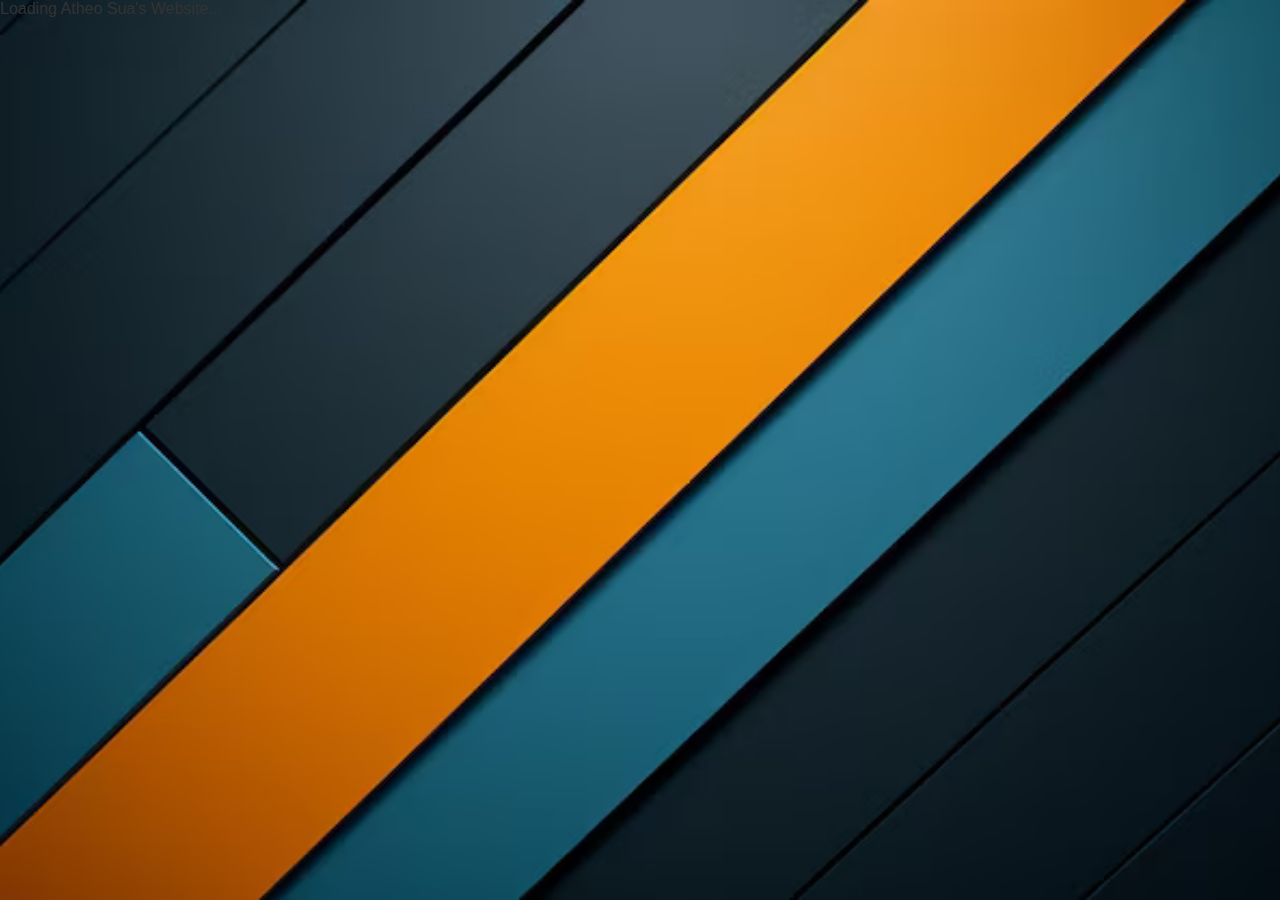
<file: index.html>
<!DOCTYPE html>
<html lang="en">
<head>
  <meta charset="UTF-8">
  <meta name="viewport" content="width=device-width, initial-scale=1.0">
  <title>Atheo Sua - Personal Website & Resume</title>
  <link rel="stylesheet" href="styles.css">
</head>
<body>
  <div id="loader">
  <div class="spinner"></div>
  <p>Loading Atheo Sua's Website...</p>
  </div>
  <div id="main-content" style="display: none;">
  <header>
    <h1>Welcome to My Personal Website</h1>
    <nav>
      <div class ="navigation">
      <a href="index.html">Home</a>
      <a href="About.html">About</a>
      <a href="Contact.html">Contact</a>
      </div>
    </nav>
    <button id="dark-toggle" style="margin-top: 10px; padding: 6px 12px; background-color: #333; color: white; border: none; border-radius: 6px; cursor: pointer;">
      Toggle Dark Mode
    </button>
  </header>

  <div class="description-container">
  <div class="description-heading">
  <h1 class="section-heading">About This Website</h1>
  </div>
  <p>
    This website serves as a digital portfolio and a personal archive of the projects I’ve created during my time as a student at FEU Tech. 
    It contains my works in developing HTML and CSS as a part of the Web Design with Client-Side Scripting course. Here, I showcase 
    not only the technical assesstments I've completed but also the personal design experiments that demonstrate my growth as a web 
    design and cybersecurity student.
  </p>
  <p>
    My goal with this site is to reflect my journey in learning front-end development and back-end development from understanding the 
    foundations of HTML structure to styling responsive and accessible layouts with CSS and later Java interactions. 
    Each project represents a step forward in that learning process, and I'm continuously improving both my coding skills and creative skills.
  </p>
  <p>
    Whether you’re a classmate, instructor, or potential collaborator, I appreciate you exploring the projects below and see how my 
    capabilities have progressed. Thank you for visiting!
  </p>
</div>

  <div class="projects-container">
    <div class="projects-heading">
      <h1>My Projects</h1>
    </div>
    <ul class="project-list">
      <li class="project-item">
      <strong><a href="Webpage 1.html">Project SDGs:</a></strong><br>
      <small>A website with 2 webpages that contains info about the chosen SDG...</small>
      <img src="Preview 1.png" alt="Preview of Project SDGs" class="project-preview">
      </li>
      <li class="project-item">
      <strong><a href="Periodic Table.html">Project Elements:</a></strong><br>
      <small>A webpage of the Periodic Table of Elements...</small>
      <img src="Preview 2.png" alt="Preview of Periodic Table" class="project-preview">
      </li>
      <li class="project-item">
      <strong><a href="Index1.html">Project Registrar:</a></strong><br>
      <small>A webpage that simulates a registration form...</small>
      <img src="Preview 3.png" alt="Preview of Registrar" class="project-preview">
      </li>
      <li class="project-item">
      <strong><a href="Untitled-1.html">Project Grid</a></strong><br>
      <small>A webpage of an SDG that shows the 960 Grid style...</small>
      <img src="Preview 4.png" alt="Preview of Project Grid" class="project-preview">
      </li>
      </ul>
</div>
<footer style="text-align: center; margin-top: 30px; color: white;">
  <p>© 2025 My Website</p>
</footer>
</div>
<script>
  // Define all elements that can have dark mode
  const elementsToToggle = [
    document.body,
    document.querySelector("header"),
    document.querySelector("footer"),
    document.querySelector(".projects-container"),
    document.querySelector(".description-container"),
    document.querySelector(".contact-container"),
    document.querySelector(".resume")
  ];

  // Function to apply/remove dark mode
  function applyDarkMode(isDark) {
    let i = 0;
    while (i < elementsToToggle.length) {
      const el = elementsToToggle[i];
      if (el) {
        if (isDark) {
          el.classList.add("dark-mode");
        } else {
          el.classList.remove("dark-mode");
        }
      }
      i++;
    }
  }

  // Apply dark mode if saved in localStorage
  const isDarkMode = localStorage.getItem("darkMode") === "true";
  applyDarkMode(isDarkMode);

  // Optional: Enable toggle button logic only if it exists
  const toggleButton = document.getElementById("dark-toggle");
  if (toggleButton) {
    toggleButton.addEventListener("click", () => {
      const newMode = !document.body.classList.contains("dark-mode");
      applyDarkMode(newMode);
      localStorage.setItem("darkMode", newMode);
    });
  }
  window.addEventListener("DOMContentLoaded", () => {
  document.querySelector(".description-container").classList.add("fade-slide-up");
  document.querySelector(".projects-container").classList.add("fade-slide-up");
  });
  window.addEventListener("load", function () {
  const loader = document.getElementById("loader");
  const content = document.getElementById("main-content");

  window.addEventListener("load", function () {
  const loader = document.getElementById("loader");
  const content = document.getElementById("main-content");

  loader.style.opacity = 1;

  setTimeout(() => {
    const fadeOut = setInterval(() => {
      if (loader.style.opacity > 0) {
        loader.style.opacity -= 0.05;
      } else {
        clearInterval(fadeOut);
        loader.style.display = "none";
        content.style.display = "block";
       }
      }, 30);
    }, 10000);
   });
</script>

</body>
</html>
</file>
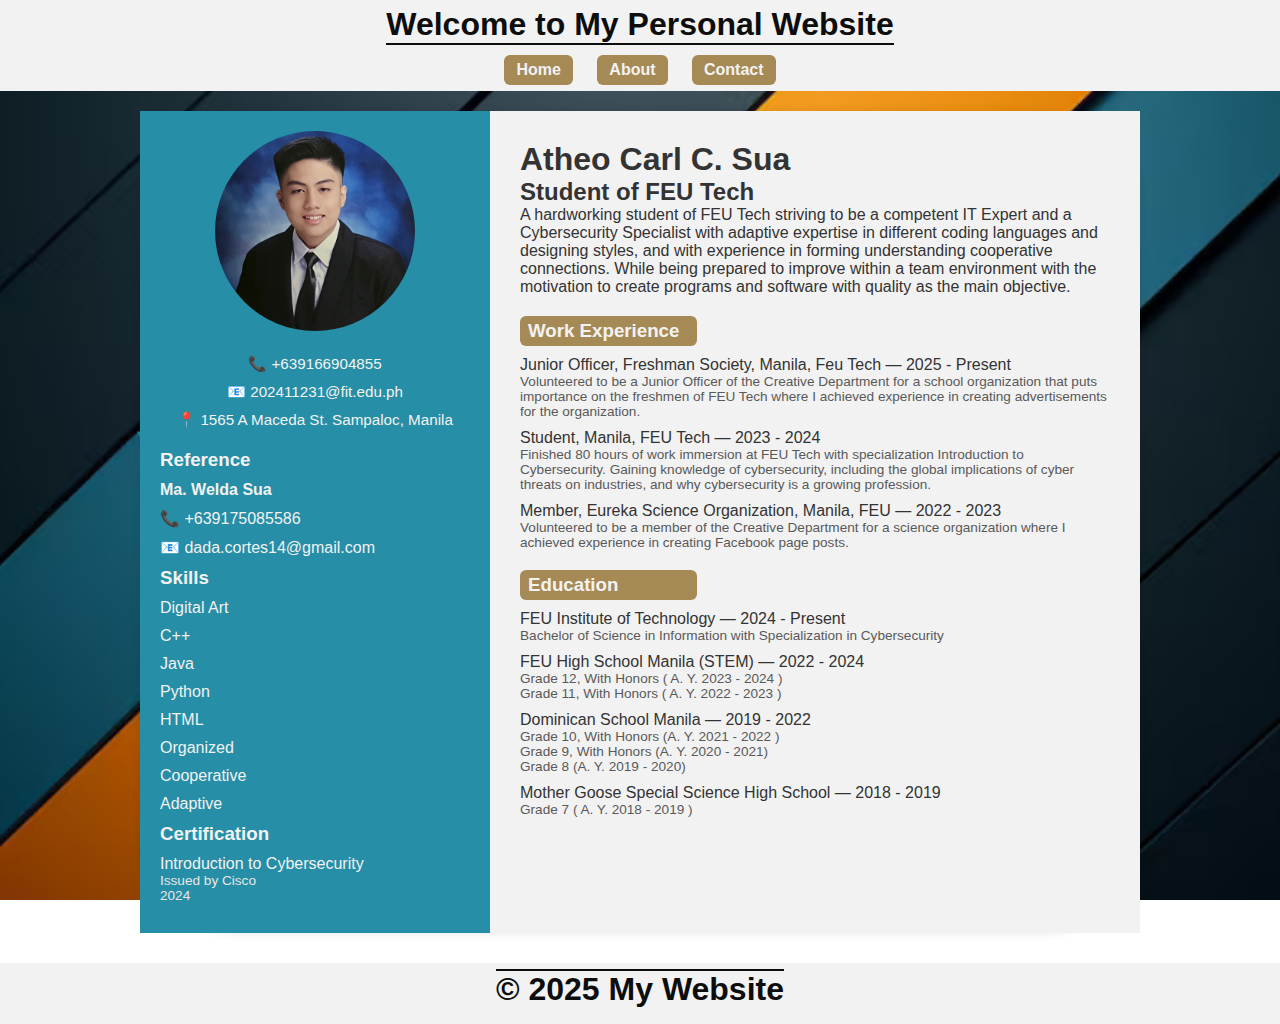
<file: About.html>
<!DOCTYPE html>
<html lang="en">
<head>
  <meta charset="UTF-8">
  <meta name="viewport" content="width=device-width, initial-scale=1.0">
  <title>Atheo Sua - Personal Website & Resume</title>
  <link rel="stylesheet" href="styles.css">
</head>
<body>
  <!-- Website Header -->
  <header>
    <h1>Welcome to My Personal Website</h1>
    <nav>
      <div class ="navigation">
      <a href="index.html">Home</a>
      <a href="About.html">About</a>
      <a href="Contact.html">Contact</a>
      </div>
    </nav>
  </header>
  
  <div class="resume">
    <div class="left-column">
      <img src="Profile.jpg" alt="Atheo Sua" class="profile-pic">
      <div class="contact-info">
        <p>📞 +639166904855</p>
        <p>📧 202411231@fit.edu.ph</p>
        <p>📍 1565 A Maceda St. Sampaloc, Manila</p>
      </div>
      <div class="section">
        <h3>Reference</h3>
        <p><strong>Ma. Welda Sua</strong></p>
        <p>📞 +639175085586</p>
        <p>📧 dada.cortes14@gmail.com</p>

        <h3>Skills</h3>
        <ul>
          <li>Digital Art</li>
          <li>C++</li>
          <li>Java</li>
          <li>Python</li>
          <li>HTML</li>
          <li>Organized</li>
          <li>Cooperative</li>
          <li>Adaptive</li>
        </ul>

        <h3>Certification</h3>
        <p>Introduction to Cybersecurity<br><small>Issued by Cisco<br>2024</small></p>
      </div>
    </div>

    <div class="right-column">
      <h1>Atheo Carl C. Sua</h1>
      <h2>Student of FEU Tech</h2>
      <p class="intro">
        A hardworking student of FEU Tech striving to be a competent IT Expert and a Cybersecurity Specialist with adaptive expertise in different coding languages
        and designing styles, and with experience in forming understanding cooperative connections. While being prepared to improve within a team environment with the motivation
        to create programs and software with quality as the main objective.
      </p>

      <div class="section2">
        <h3>Work Experience</h3>
        <ul>
          <li>Junior Officer, Freshman Society, Manila, Feu Tech — 2025 - Present<br>
            <small>Volunteered to be a Junior Officer of the Creative Department for a school organization
            that puts importance on the freshmen of FEU Tech where I achieved experience in creating advertisements for the organization.</small></li>
          <li>Student, Manila, FEU Tech — 2023 - 2024<br>
            <small>Finished 80 hours of work immersion at FEU Tech with specialization Introduction to Cybersecurity. Gaining knowledge of cybersecurity, including the global
            implications of cyber threats on industries, and why cybersecurity is a growing profession.</small></li>
          <li>Member, Eureka Science Organization, Manila, FEU — 2022 - 2023<br>
            <small>Volunteered to be a member of the Creative Department for a science organization where I
            achieved experience in creating Facebook page posts.</small></li>
        </ul>
      </div>

      <div class="section2">
        <h3>Education</h3>
        <p>FEU Institute of Technology — 2024 - Present<br>
          <small>Bachelor of Science in Information with Specialization in Cybersecurity</small></p>
        <p>FEU High School Manila (STEM) — 2022 - 2024<br>
          <small>Grade 12, With Honors ( A. Y. 2023 - 2024 )<br>
          Grade 11, With Honors ( A. Y. 2022 - 2023 )</small></p>
        <p>Dominican School Manila — 2019 - 2022<br>
          <small>Grade 10, With Honors (A. Y. 2021 - 2022 )<br>
          Grade 9, With Honors (A. Y. 2020 - 2021)<br>
          Grade 8 (A. Y. 2019 - 2020)</small></p>
        <p>Mother Goose Special Science High School — 2018 - 2019<br>
          <small>Grade 7 ( A. Y. 2018 - 2019 )</small></p>
      </div>
    </div>
  </div>
  <footer style="text-align: center; margin-top: 30px; color: white;">
    <p>© 2025 My Website</p>
  </footer>
<script src="about.js"></script>
</body>
</html>
</file>
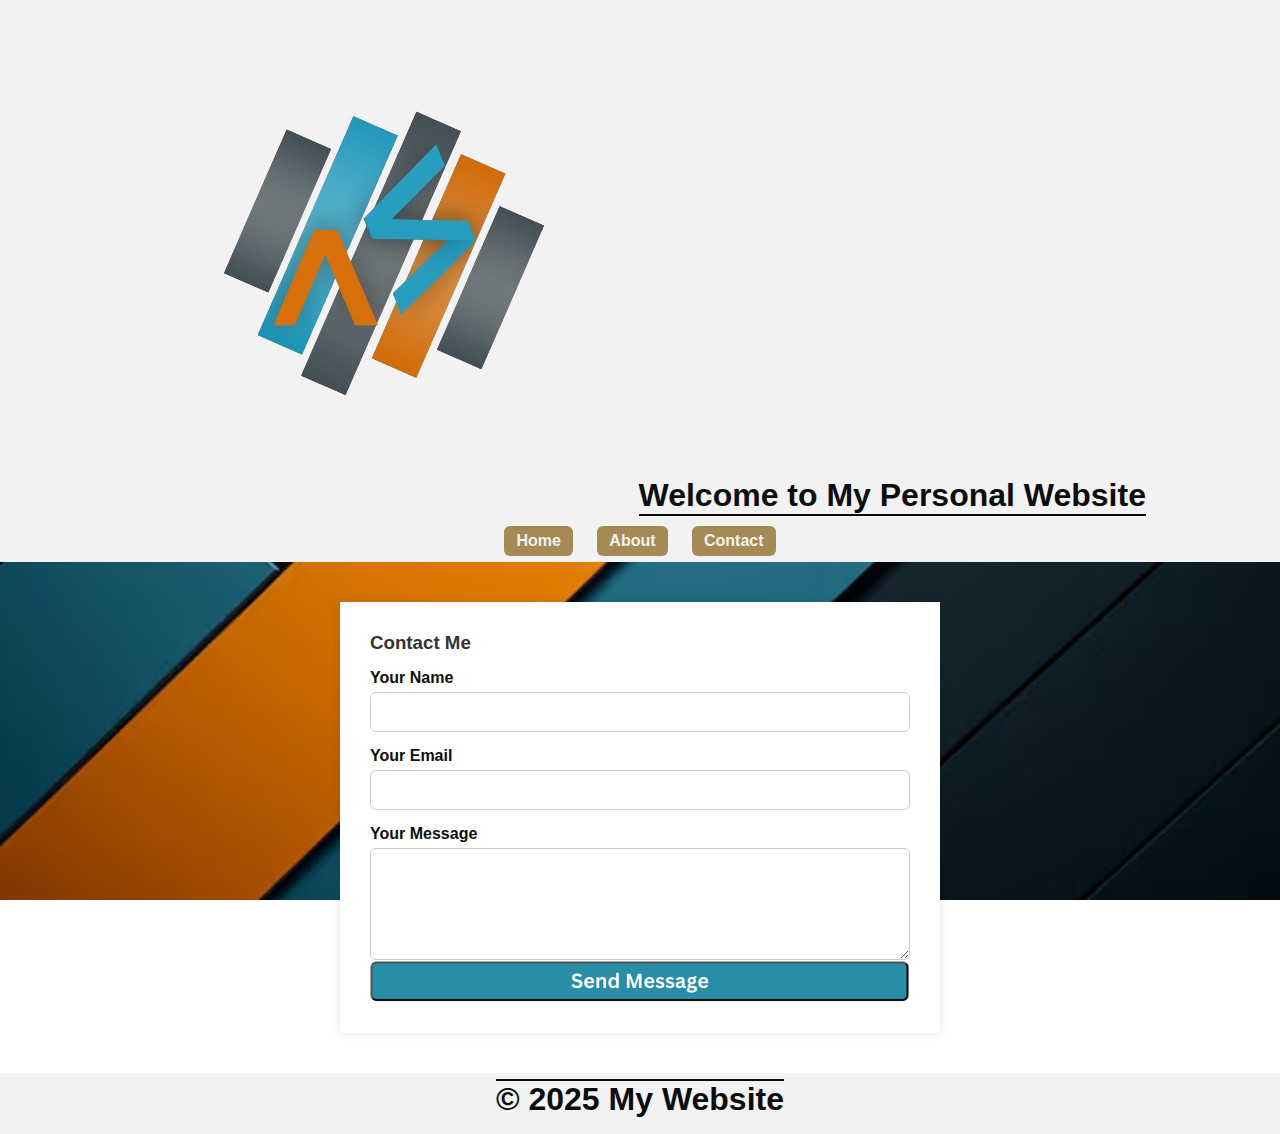
<file: Contact.html>
<!DOCTYPE html>
<html lang="en">
<head>
    <meta charset="UTF-8">
    <meta name="viewport" content="width=device-width, initial-scale=1.5">
    <title>Contact Me</title>
    <link rel="stylesheet" href="styles.css">
</head>
<body>
<header>
    <div class="logo-heading">
      <img src="Logo bgr.png" alt="Atheo Sua Logo" class="inline-logo">
      <h1>Welcome to My Personal Website</h1>
    </div>
        <nav>
        <div class ="navigation">
            <a href="index.html">Home</a>
            <a href="About.html">About</a>
            <a href="Contact.html">Contact</a>
        </div>
        </nav>
    </header>
    <div class="contact-container">
        <h3 class="section-heading">Contact Me</h3>
            <form id="contact-form">
            <label for="name">Your Name</label>
            <input type="text" id="name" name="name">
            <label for="email">Your Email</label>
            <input type="email" id="email" name="email">
            <label for="message">Your Message</label>
            <textarea id="message" name="message" rows="6"></textarea>
            <button type="submit" class="image-button" id="sendBtn">
              <img src="send-icon.png" alt="Send">
            </button>
            <video id="sendAnimation" width="300" autoplay muted style="display: none;">
              <source src="send-animation.mp4" type="video/mp4">
              Your browser does not support the video tag.
            </video>
        <div id="successful-popup" class="hidden-popup">
                Message has been sent!✅<br>
            <small>This will disappear shortly</small>
        </div>
        </form>
    </div>
    <footer style="text-align: center; margin-top: 30px; color: white;">
        <p>© 2025 My Website</p>
    </footer>
    <script src="contact.js"></script>
</body>
</html>
</file>
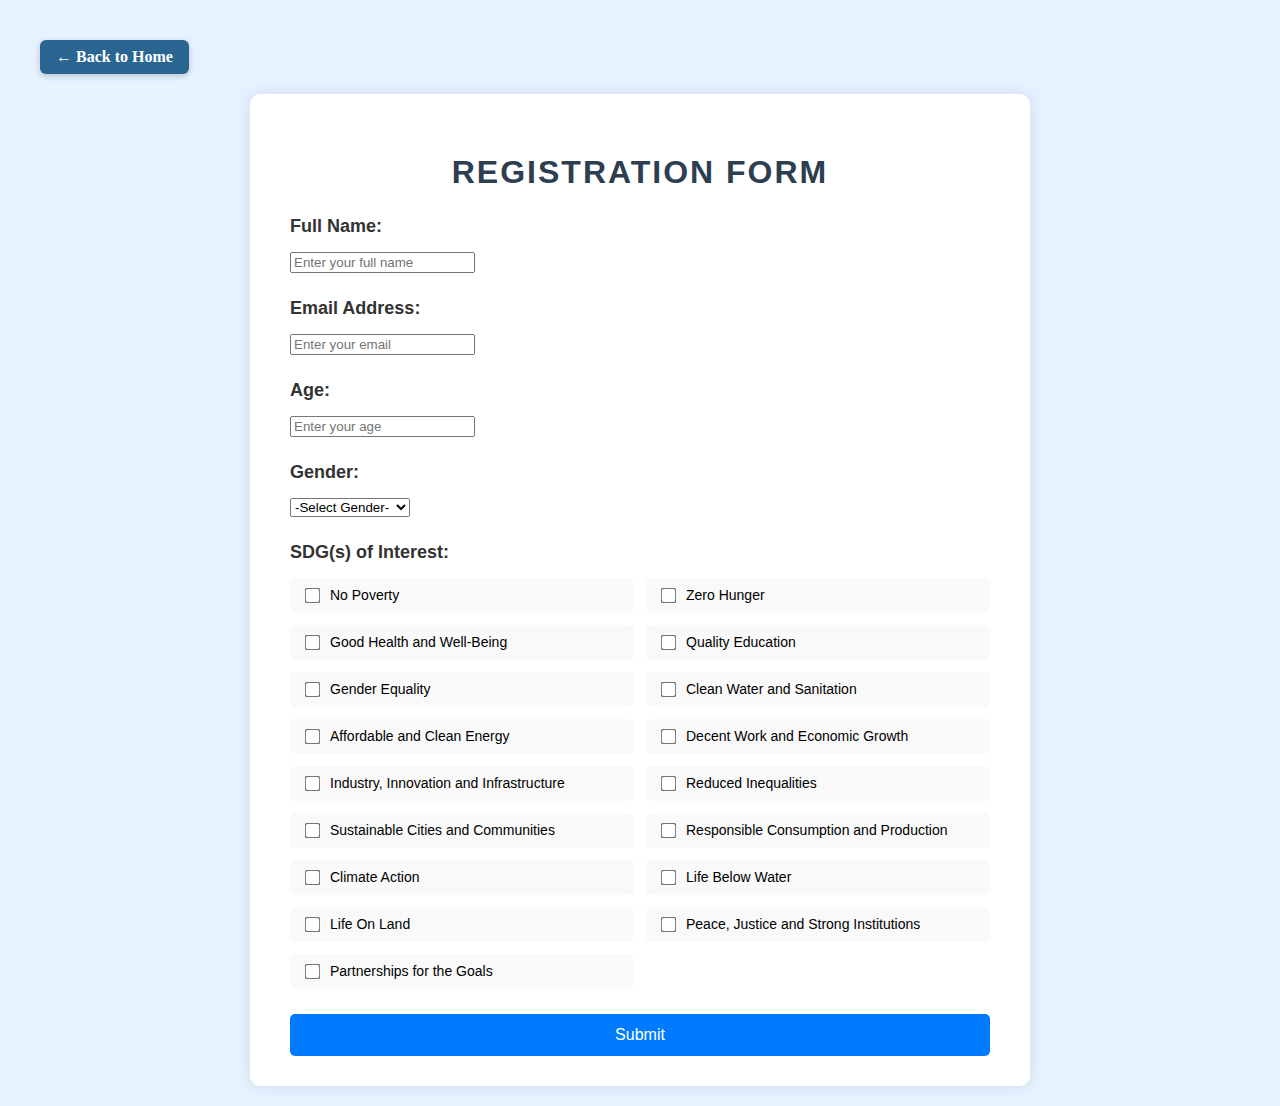
<file: Index1.html>
<!DOCTYPE html>
<html lang="en">
<head>
<meta charset="UTF-8">
<title>Registration Form</title>
<meta name="viewport" content="width=device-width, initial-scale=1.0">
<link rel="stylesheet" href="styles1.css">
</head>
<body>
<a href="index.html" class="home-button">← Back to Home</a>
<form action="#" method="post">
<h1>REGISTRATION FORM</h1>
<h2>Full Name:</h2>
<input type="text" name="fullname" pattern="[A-Za-z\s]{1, }" required placeholder="Enter your full name">
<h2>Email Address:</h2>
<input type="email" name="emailaddress" pattern="[a-z0-9._%+-]+@[a-z0-9.-]+\.[a-z]{2,}$" required placeholder="Enter your email">
<h2>Age:</h2>
<input type="text" name="age" pattern="[A-Za-z\s]{1, }" required placeholder="Enter your age">
<h2>Gender:</h2>
<select name="gender" required>
<option value="" disabled selected>-Select Gender-</option>
<option value="m">Male</option>
<option value="f">Female</option>
<option value="o">Other</option>
<option value="pn">Prefer not to say</option>
</select>
<h2>SDG(s) of Interest:</h2>
<div class="sdg-grid">
<label><input type="checkbox" name="sdg" value="No Poverty"> No Poverty</label>
<label><input type="checkbox" name="sdg" value="Zero Hunger"> Zero Hunger</label>
<label><input type="checkbox" name="sdg" value="Good Health and Well-Being"> Good Health and Well-Being</label>
<label><input type="checkbox" name="sdg" value="Quality Education"> Quality Education</label>
<label><input type="checkbox" name="sdg" value="Gender Equality"> Gender Equality</label>
<label><input type="checkbox" name="sdg" value="Clean Water and Sanitation"> Clean Water and Sanitation</label>
<label><input type="checkbox" name="sdg" value="Affordable and Clean Energy"> Affordable and Clean Energy</label>
<label><input type="checkbox" name="sdg" value="Decent Work and Economic Growth"> Decent Work and Economic Growth</label>
<label><input type="checkbox" name="sdg" value="Industry, Innovation and Infrastructure"> Industry, Innovation and Infrastructure</label>
<label><input type="checkbox" name="sdg" value="Reduced Inequalities"> Reduced Inequalities</label>
<label><input type="checkbox" name="sdg" value="Sustainable Cities and Communities"> Sustainable Cities and Communities</label>
<label><input type="checkbox" name="sdg" value="Responsible Consumption and Production"> Responsible Consumption and Production</label>
<label><input type="checkbox" name="sdg" value="Climate Action"> Climate Action</label>
<label><input type="checkbox" name="sdg" value="Life Below Water"> Life Below Water</label>
<label><input type="checkbox" name="sdg" value="Life On Land"> Life On Land</label>
<label><input type="checkbox" name="sdg" value="Peace, Justice and Strong Institutions"> Peace, Justice and Strong Institutions</label>
<label><input type="checkbox" name="sdg" value="Partnerships for the Goals"> Partnerships for the Goals</label>
</div>
<input type="submit" value="Submit">
</form>
</body>
</html>
</file>
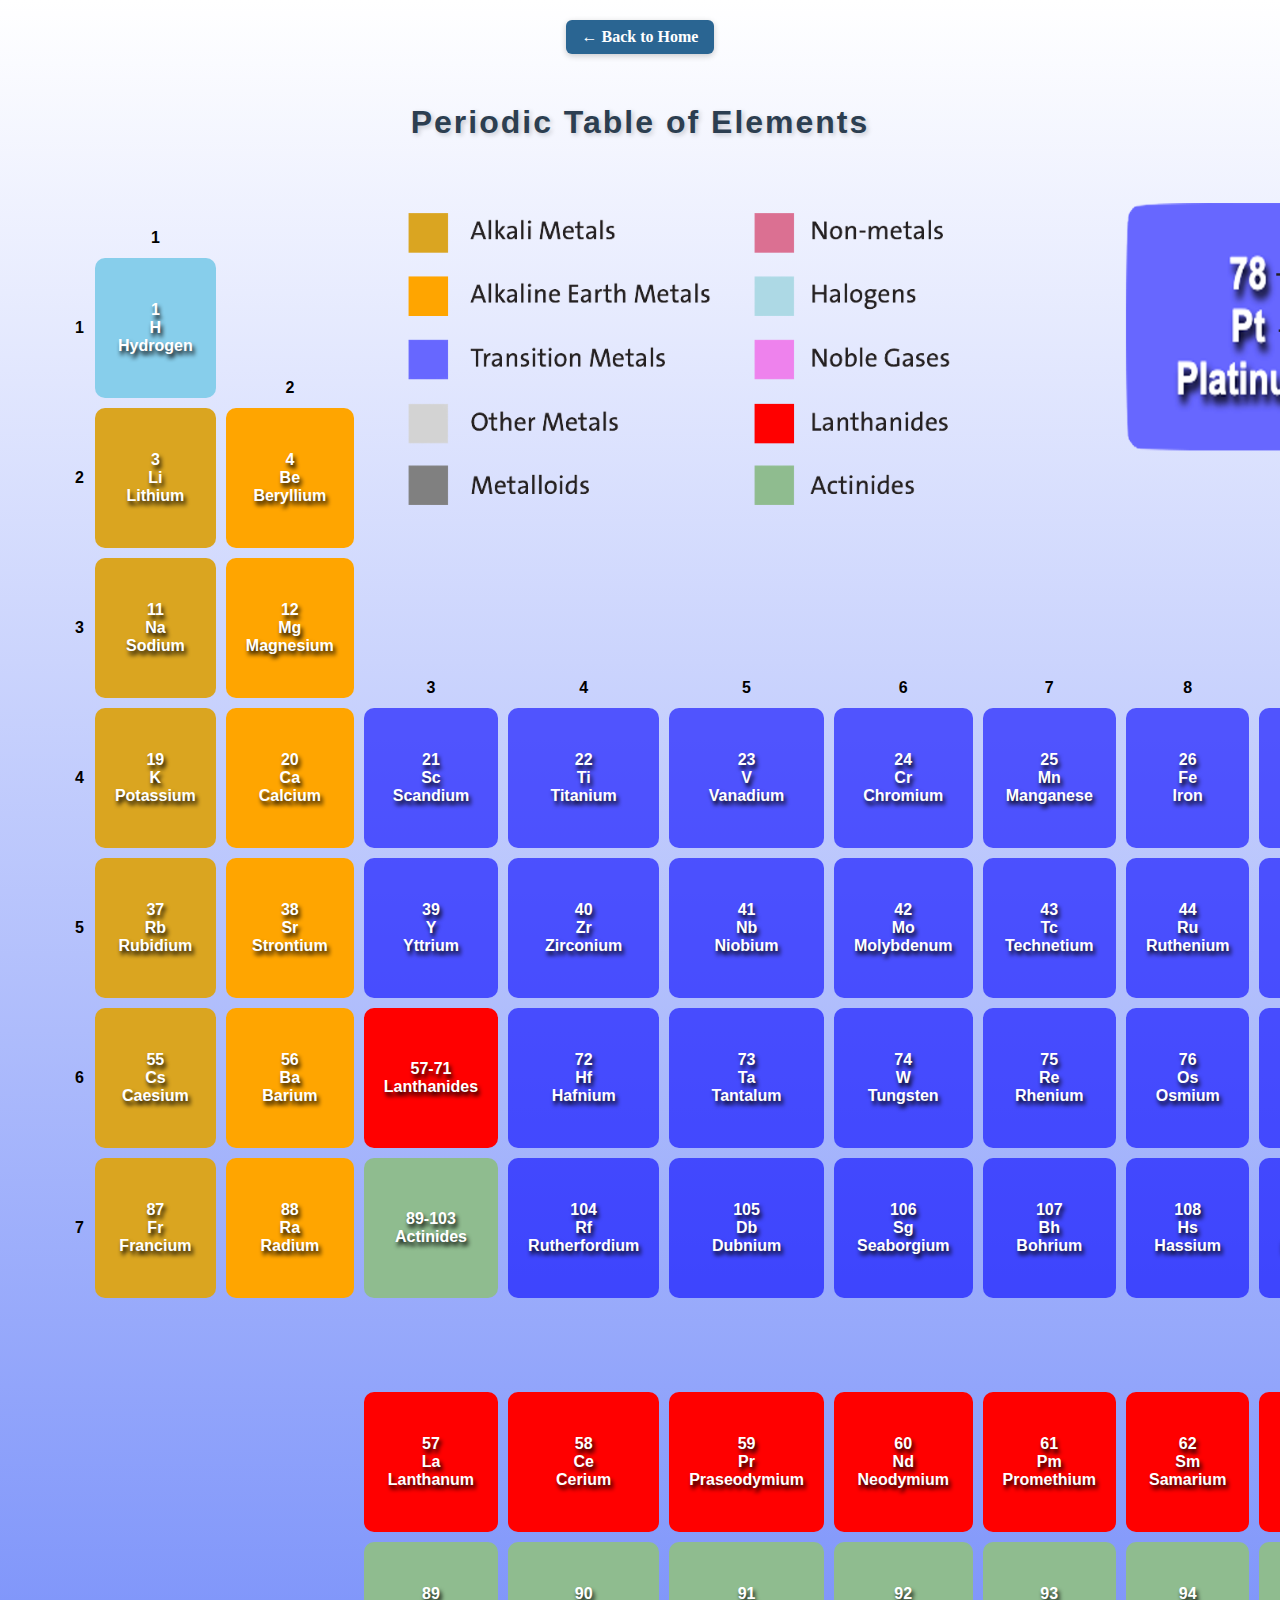
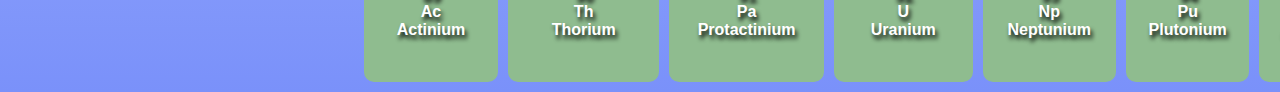
<file: Periodic Table.html>
<!DOCTYPE html>
<html>
<title>Periodic Table of Elements</title>
<meta name="viewport" content="width=device-width, initial-scale=0.5">
<style>
    body{
        margin: auto;
        max-width: 90%;
        max-height: 90%;
        font-size: 1rem;
        background: linear-gradient(to bottom, #ffffff, #7a91fa);
        text-align: center;
    }
    h1 {
        font-size: clamp(1.5rem, 2.5vw, 3rem);
        text-align: center;
        font-family:'Lucida Sans', 'Lucida Sans Regular', 'Lucida Grande', 'Lucida Sans Unicode', Geneva, Verdana, sans-serif;
        color: #2c3e50;
        margin-top: 30px;
        margin-bottom: 20px;
        text-shadow: 2px 2px 5px rgba(0, 0, 0, 0.2);
        letter-spacing: 2px;
    }
    table {
        overflow-x: auto;
        border-spacing: 10px;
        width: 100%;
    }
    th{
        vertical-align: bottom;
        font-family: Verdana, Geneva, Tahoma, sans-serif;
        color:black;
    }
    td {
        width: 100px;
        border-radius: 10px;
        height: 100px;
        padding: 20px;
        text-shadow: 2px 4px 4px black;
        color: white;
        font-family: Arial, Helvetica, sans-serif;
        text-align: center;
        font-weight: bold;
    }
    img {
        max-width: 100%;
        max-height: 100%;
    }
    td:hover {
      transform: scale(1.5);
      box-shadow: 4px 4px 12px black;
      transition: all 0.3s;
    }
    .home-button {
      display: inline-block;
      margin: 20px;
      padding: 8px 16px;
      background-color: #2a6592;
      color: white;
      text-decoration: none;
      font-weight: bold;
      border-radius: 6px;
      box-shadow: 0 2px 6px rgba(0, 0, 0, 0.2);
      transition: background-color 0.2s ease, transform 0.1s ease;
    }
    .home-button:hover {
      background-color: #1d4d70;
    }
    .home-button:active {
      transform: scale(0.95);
      background-color: #19405e;
      box-shadow: inset 0 2px 4px rgba(0,0,0,0.2);
    }
</style>
</head> 
<body>
<a href="index.html" class="home-button">← Back to Home</a>
<h1> Periodic Table of Elements </h1>
<table>
<tr>
<th></th>
<th>1</th>
<th rowspan="2">2</th>
<th rowspan="3" colspan="10"><img src="Legends - Edited.png"></th>
<th rowspan="2">13</th>
<th rowspan="2">14</th>
<th rowspan="2">15</th>
<th rowspan="2">16</th>
<th rowspan="2"">17</th>
<th>18</th>
</tr>
<tr>
<th style="vertical-align: middle;">1</th>
<td  style="background: skyblue;">1<br>H<br>Hydrogen</td>
<td style="background: violet;">1<br>He<br>Helium</td>
<tr>
<th style="vertical-align: middle;">2</th>
<td style="background: goldenrod;">3<br>Li<br>Lithium</td>
<td style="background: orange;">4<br>Be<br>Beryllium</td>
<td style="background: gray;">5<br>B<br>Boron</td>
<td style="background: palevioletred;">6<br>C<br>Carbon</td>
<td style="background: palevioletred;">7<br>N<br>Nitrogen</td>
<td style="background: palevioletred;">8<br>O<br>Oxygen</td>
<td style="background: lightblue;">9<br>F<br>Flourine</td>
<td style="background: violet;">10<br>Ne<br>Neon</td>
</tr>
<tr>
<th style="vertical-align: middle;">3</th>
<td style="background: goldenrod;">11<br>Na<br>Sodium</td>
<td style="background: orange;">12<br>Mg<br>Magnesium</td>
<th>3</th>
<th>4</th>
<th>5</th>
<th>6</th>
<th>7</th>
<th>8</th>
<th>9</th>
<th>10</th>
<th>11</th>
<th>12</th>
<td style="background: lightgray;">13<br>Al<br>Aluminium</td>
<td style="background: gray;">14<br>Si<br>Silicon</td>
<td style="background: palevioletred;">15<br>P<br>Phosphorus</td>
<td style="background: palevioletred;">16<br>S<br>Sulfur</td>
<td style="background: lightblue;">17<br>Cl<br>Chlorine</td>
<td style="background: violet;">18<br>Ar<br>Argon</td>
</tr>
<tr>
<th  style="vertical-align: middle;">4</th>
<td style="background: goldenrod;">19<br>K<br>Potassium</td>
<td style="background: orange;">20<br>Ca<br>Calcium</td>
<td style="background: rgba(0, 0, 255, 0.596);">21<br>Sc<br>Scandium</td>
<td style="background: rgba(0, 0, 255, 0.596);">22<br>Ti<br>Titanium</td>
<td style="background: rgba(0, 0, 255, 0.596);">23<br>V<br>Vanadium</td>
<td style="background: rgba(0, 0, 255, 0.596);">24<br>Cr<br>Chromium</td>
<td style="background: rgba(0, 0, 255, 0.596);">25<br>Mn<br>Manganese</td>
<td style="background: rgba(0, 0, 255, 0.596);">26<br>Fe<br>Iron</td>
<td style="background: rgba(0, 0, 255, 0.596);">27<br>Co<br>Cobalt</td>
<td style="background: rgba(0, 0, 255, 0.596);">28<br>Ni<br>Nickel</td>
<td style="background: rgba(0, 0, 255, 0.596);">29<br>Cu<br>Copper</td>
<td style="background: rgba(0, 0, 255, 0.596);">30<br>Zn<br>Zinc</td>
<td style="background: lightgray;">31<br>Ga<br>Gallium</td>
<td style="background: gray;">32<br>Ge<br>Germanium</td>
<td style="background: gray;">33<br>As<br>Arsenic</td>
<td style="background: palevioletred;">34<br>Se<br>Selenium</td>
<td style="background: lightblue;">35<br>Br<br>Bromine</td>
<td style="background: violet;">36<br>Kr<br>Krypton</td>
</tr>
<tr>
<th style="vertical-align: middle;">5</th>
<td style="background: goldenrod;">37<br>Rb<br>Rubidium</td>
<td style="background: orange;">38<br>Sr<br>Strontium</td>
<td style="background: rgba(0, 0, 255, 0.596);">39<br>Y<br>Yttrium</td>
<td style="background: rgba(0, 0, 255, 0.596);">40<br>Zr<br>Zirconium</td>
<td style="background: rgba(0, 0, 255, 0.596);">41<br>Nb<br>Niobium</td>
<td style="background: rgba(0, 0, 255, 0.596);">42<br>Mo<br>Molybdenum</td>
<td style="background: rgba(0, 0, 255, 0.596);">43<br>Tc<br>Technetium</td>
<td style="background: rgba(0, 0, 255, 0.596);">44<br>Ru<br>Ruthenium</td>
<td style="background: rgba(0, 0, 255, 0.596);">45<br>Rh<br>Rhodium</td>
<td style="background: rgba(0, 0, 255, 0.596);">46<br>Pd<br>Palladium</td>
<td style="background: rgba(0, 0, 255, 0.596);">47<br>Ag<br>Silver</td>
<td style="background: rgba(0, 0, 255, 0.596);">48<br>Cd<br>Cadmium</td>
<td style="background: lightgray;">49<br>In<br>Indium</td>
<td style="background: lightgray;">50<br>Sn<br>Tin</td>
<td style="background: gray;">51<br>Sb<br>Antimony</td>
<td style="background: gray;">52<br>Te<br>Tellurium</td>
<td style="background: lightblue;">53<br>I<br>Iodine</td>
<td style="background: violet;">54<br>Xe<br>Xenon</td>
</tr>
<tr>
<th style="vertical-align: middle;">6</th>
<td style="background: goldenrod;">55<br>Cs<br>Caesium</th>
<td style="background: orange;;">56<br>Ba<br>Barium</th>
<td style="background: red;">57-71<br>Lanthanides</th>
<td style="background: rgba(0, 0, 255, 0.596);">72<br>Hf<br>Hafnium</td>
<td style="background: rgba(0, 0, 255, 0.596);">73<br>Ta<br>Tantalum</td>
<td style="background: rgba(0, 0, 255, 0.596);">74<br>W<br>Tungsten</td>
<td style="background: rgba(0, 0, 255, 0.596);">75<br>Re<br>Rhenium</td>
<td style="background: rgba(0, 0, 255, 0.596);">76<br>Os<br>Osmium</td>
<td style="background: rgba(0, 0, 255, 0.596);">77<br>Ir<br>Iridium</td>
<td style="background: rgba(0, 0, 255, 0.596);">78<br>Pt<br>Platinum</td>
<td style="background: rgba(0, 0, 255, 0.596);">79<br>Au<br>Gold</td>
<td style="background: rgba(0, 0, 255, 0.596);">80<br>Hg<br>Mercury</td>
<td style="background: lightgray;">81<br>Tl<br>Thallium</td>
<td style="background: lightgray;">82<br>Pb<br>Lead</td>
<td style="background: lightgray;">83<br>Bi<br>Bismuth</td>
<td style="background: gray;">84<br>Po<br>Polinium</td>
<td style="background: lightblue;">85<br>At<br>Astanine</td>
<td style="background: violet;">86<br>Rn<br>Radon</td>
</tr>
<tr>
<th style="vertical-align: middle;">7</th>
<td style="background: goldenrod;">87<br>Fr<br>Francium</td>
<td style="background: orange;">88<br>Ra<br>Radium</td>
<td style="background-color: darkseagreen;">89-103<br>Actinides</td>
<td style="background: rgba(0, 0, 255, 0.596);">104<br>Rf<br>Rutherfordium</td>
<td style="background: rgba(0, 0, 255, 0.596);">105<br>Db<br>Dubnium</td>
<td style="background: rgba(0, 0, 255, 0.596);">106<br>Sg<br>Seaborgium</td>
<td style="background: rgba(0, 0, 255, 0.596);">107<br>Bh<br>Bohrium</td>
<td style="background: rgba(0, 0, 255, 0.596);">108<br>Hs<br>Hassium</td>
<td style="background: rgba(0, 0, 255, 0.596);">109<br>Mt<br>Meitnerium</td>
<td style="background: rgba(0, 0, 255, 0.596);">110<br>Ds<br>Darmstadium</td>
<td style="background: rgba(0, 0, 255, 0.596);">111<br>Rg<br>Roentgenium</td>
<td style="background: rgba(0, 0, 255, 0.596);">112<br>Cn<br>Copernicium</td>
<td style="background: lightgray;">113<br>Nh<br>Nihonium</td>
<td style="background: lightgray;">114<br>Fl<br>Flerovium</td>
<td style="background: lightgray; color: white;">115<br>Mc<br>Moscovium</td>
<td style="background: lightgray; color: white;">116<br>Lv<br>Livermorium</td>
<td style="background: lightblue; color: white;">117<br>Ts<br>Tennesine</td>
<td style="background: violet; color: white;">118<br>Og<br>Oganesson</td>
</tr>
<tr>
<th colspan="18"> <br> <br> <br> <br></th>
</tr>
<tr>
<th colspan="3"></th>
<td style="background: red;">57<br>La<br>Lanthanum</td>
<td style="background: red;">58<br>Ce<br>Cerium</td>
<td style="background: red;">59<br>Pr<br>Praseodymium</td>
<td style="background: red;">60<br>Nd<br>Neodymium</td>
<td style="background: red;">61<br>Pm<br>Promethium</td>
<td style="background: red;">62<br>Sm<br>Samarium</td>
<td style="background: red;">63<br>Eu<br>Europium</td>
<td style="background: red;">64<br>Gd<br>Gadolinium</td>
<td style="background: red;">65<br>Tb<br>Terbium</td>
<td style="background: red;">66<br>Dy<br>Dysprosium</td>
<td style="background: red;">67<br>Ho<br>Holmium</td>
<td style="background: red;">68<br>Er<br>Erbium</td>
<td style="background: red;">69<br>Tm<br>Thulium</td>
<td style="background: red;">70<br>Yb<br>Ytterbium</td>
<td style="background: red;">71<br>Lu<br>Lutetium</td>
</tr>
<tr>
<th colspan="3"></th>
<td style="background: darkseagreen;">89<br>Ac<br>Actinium</td>
<td style="background: darkseagreen;">90<br>Th<br>Thorium</td>
<td style="background: darkseagreen;">91<br>Pa<br>Protactinium</td>
<td style="background: darkseagreen;">92<br>U<br>Uranium</td>
<td style="background: darkseagreen;">93<br>Np<br>Neptunium</td>
<td style="background: darkseagreen;">94<br>Pu<br>Plutonium</td>
<td style="background: darkseagreen;">95<br>Am<br>Americium</td>
<td style="background: darkseagreen;">96<br>Cm<br>Curium</td>
<td style="background: darkseagreen;">97<br>Bk<br>Berkelium</td>
<td style="background: darkseagreen;">98<br>Cf<br>Californium</td>
<td style="background: darkseagreen;">99<br>Es<br>Einsteinium</td>
<td style="background: darkseagreen;;">100<br>Fm<br>Fermium</td>
<td style="background: darkseagreen;">101<br>Md<br>Mendelevium</td>
<td style="background: darkseagreen;">102<br>No<br>Nobelium</td>
<td style="background: darkseagreen;">103<br>Lr<br>Lawrencium</td>
</tr>
</table>
</body>
</html>
</file>
<file: styles1.css>
body {
    background-color: #e6f2ff; /* light blue background */
    margin: 0;
    padding: 20px;
}
form {
    background-color: #ffffff;
    max-width: 700px;
    margin: 0 auto;
    padding: 30px 40px;
    border-radius: 10px;
    box-shadow: 0 0 15px rgba(0, 0, 0, 0.1);
}
h1 {
    font-size: clamp(1.5rem, 2.5vw, 3rem);
    text-align: center;
    font-family:'Lucida Sans', 'Lucida Sans Regular', 'Lucida Grande', 'Lucida Sans Unicode', Geneva, Verdana, sans-serif;
    color: #2c3e50;
    margin-top: 30px;
    margin-bottom: 20px;
    letter-spacing: 2px;
}
h2 {
    font-size: 18px;
    font-weight: bold;
    margin-top: 25px;
    color: #333;
    font-family: Verdana, Geneva, Tahoma, sans-serif;
}
h2 input[type="text"],
h2 select {
    width: 100%;
    padding: 10px;
    font-size: 14px;
    margin-top: 8px;
    border: 1px solid #ccc;
    border-radius: 5px;
    transition: box-shadow 0.3s, border-color 0.3s;
}
h2 input:hover,
h2 select:hover {
    border-color: #007BFF;
    box-shadow: 0 0 6px rgba(0, 123, 255, 0.3);
}
.sdg-grid {
    display: grid;
    grid-template-columns: repeat(auto-fit, minmax(300px, 1fr));
    gap: 12px;
    margin-top: 10px;
    font-family: Arial, Helvetica, sans-serif;
}
.sdg-grid label {
    display: flex;
    align-items: center;
    gap: 8px;
    font-size: 14px;
    background-color: #f9f9f9;
    padding: 8px 12px;
    border-radius: 6px;
    transition: background-color 0.3s;
    cursor: pointer;
}
.sdg-grid label:hover {
    background-color: #e3f2fd;
}
.sdg-grid input[type="checkbox"] {
    transform: scale(1.2);
}
   input[type="submit"] {
    margin-top: 25px;
    background-color: #007BFF;
    color: white;
    padding: 12px 20px;
    font-size: 16px;
    width: 100%;
    border: none;
    border-radius: 5px;
    cursor: pointer;
    transition: background 0.3s, transform 0.2s;
}
   input[type="submit"]:hover {
    background-color: #0056b3;
    transform: scale(1.02);
}
   @media (max-width: 600px) {
    .sdg-grid {
      grid-template-columns: 1fr;
    }
}
.home-button {
  display: inline-block;
  margin: 20px;
  padding: 8px 16px;
  background-color: #2a6592;
  color: white;
  text-decoration: none;
  font-weight: bold;
  border-radius: 6px;
  box-shadow: 0 2px 6px rgba(0, 0, 0, 0.2);
  transition: background-color 0.2s ease, transform 0.1s ease;
}
.home-button:hover {
 background-color: #1d4d70;
}
.home-button:active {
  transform: scale(0.95);
  background-color: #19405e;
  box-shadow: inset 0 2px 4px rgba(0,0,0,0.2);
}
</file>
<file: styles.css>
/* RESET & GLOBAL */
* {
  box-sizing: border-box;
  margin: 0;
  padding: 0;
}
body {
  font-family: 'Arial', sans-serif;
  background: url('Background.png') no-repeat center center fixed;
  background-size: cover;
  color: #333;
}
body.dark-mode {
  background: #121212 url('Background.png') no-repeat center center fixed;
  background-size: cover;
  color: #f0f0f0;
}

/* HEADER */
header {
  text-align: center;
  background-color: #F2F2F2;
  margin-bottom: 20px;
  padding: 6px 12px;
}
header h1 {
  font-size: 2em;
  margin-bottom: 10px;
  color: #0D0D0D;
  border-bottom: 2px solid #0D0D0D;
  display: inline-block;
}
header nav a {
  display: inline-block;
  margin: 0 10px;
  text-decoration: none;
  color: #F2F2F2;
  background-color: #A68A56;
  padding: 6px 12px;
  border-radius: 6px;
  font-weight: bold;
  transition: border-color 0.3s ease;
}
header nav a:hover {
  background-color: #ceab6a;
  color: #ffffff;
}
header nav a:active {
  transform: scale(0.96);
  background-color: #655435;
  box-shadow: inset 0 2px 4px rgba(0, 0, 0, 0.2);
}

/* FOOTER */
footer {
  text-align: center;
  margin-top: 20px;
  background-color: #F2F2F2;
  padding: 6px 12px;
}
footer p {
  font-size: 2em;
  margin-bottom: 10px;
  color: #0D0D0D;
  border-top: 2px solid #0D0D0D;
  display: inline-block;
  font-weight: bold;
}

/* DARK MODE */
body.dark-mode {
  background: #121212 url('Background.png') no-repeat center center fixed;
  background-size: cover;
  color: #f0f0f0;
}

/* Header & Footer */
body.dark-mode header,
body.dark-mode footer {
  background-color: #1e1e1e;
}
body.dark-mode header h1,
body.dark-mode footer p {
  color: #f0f0f0;
  border-color: #f0f0f0;
}
body.dark-mode header nav a {
  background-color: #A68A56;
  color: #f0f0f0;
}
body.dark-mode header nav a:hover {
  background-color: #ceab6a;
  color: #ffffff;
}

/* Main Containers */
body.dark-mode .projects-container,
body.dark-mode .description-container,
body.dark-mode .contact-container,
body.dark-mode .resume,
body.dark-mode .right-column {
  background-color: #1f1f1f !important;
  color: #ffffff !important;
}

/* Typography Details */
body.dark-mode .description-container p,
body.dark-mode .contact-container label {
  color: #f0f0f0 !important;
}
body.dark-mode .project-list small,
body.dark-mode .section2 small,
body.dark-mode .section2 ul li small {
  color: #ccc !important;
}
body.dark-mode .project-list strong a,
body.dark-mode .section2 h3 {
  background-color: #A68A56 !important;
  color: #f0f0f0 !important;
}

/* DESCRIPTION & PROJECTS */
.description-container {
  max-width: 1000px;
  margin: 20px auto;
  background: #F2F2F2;
  box-shadow: 0 0 10px rgba(0,0,0,0.1);
  color: #0D0D0D;
}
.description-container p {
  font-size: 1em; 
  line-height: 1.6;
  color: #0D0D0D;
  padding: 20px;
}
.description-heading {
  background: #268EA6;
  padding: 20px;
  text-align: center;
  margin-bottom: 20px;
}
.description-heading h1 {
  color: #F2F2F2;
}

.projects-container {
  max-width: 1000px;
  margin: auto;
  background: #F2F2F2;
  box-shadow: 0 0 10px rgba(0,0,0,0.1);
}
.projects-heading {
  background: #268EA6;
  padding: 20px;
  text-align: center;
  margin-bottom: 20px;
}
.projects-heading h1 {
  color: #F2F2F2;
}
.project-list {
  list-style: none;
  padding-left: 20px;
  padding-bottom: 20px;
}
.project-list strong a {
  text-decoration: none;
  margin-bottom: 10px;
  color: #F2F2F2;
  background-color: #A68A56;
  padding: 4px 8px;
  border-radius: 6px;
  width: 18%;
  display: inline-block;
}
.project-list small {
  margin-top: 10px;
  margin-bottom: 10px;
  display: block;
  color: #595959;
  font-size: 0.85em;
}
.project-list a:hover {
  background-color: #ceab6a;
  color: #ffffff;
}
.project-list a:active {
  transform: scale(0.96);
  background-color: #655435;
  box-shadow: inset 0 2px 4px rgba(0,0,0,0.2);
}
.project-item {
  position: relative;
}
.project-preview {
  position: absolute;
  top: 100%;
  left: 0;
  width: 300px;
  height: auto;
  margin-top: 10px;
  box-shadow: 0 4px 8px rgba(0,0,0,0.2);
  border-radius: 6px;
  z-index: 999;
  opacity: 0;
  visibility: hidden;
  transition: opacity 0.4s ease-in-out, visibility 0.4s ease-in-out;
  pointer-events: none;
}
/* Show the image on hover */
.project-item:hover .project-preview {
  opacity: 1;
  visibility: visible;
}
.fade-slide-up {
  opacity: 0;
  transform: translateY(30px);
  animation: fadeSlideUp 0.6s ease-out forwards;
}
@keyframes fadeSlideUp {
  to {
    opacity: 1;
    transform: translateY(0);
  }
}

/* RESUME STYLES */
.resume {
  display: flex;
  border-radius: 10%;
  max-width: 1000px;
  margin: auto;
  background: white;
  box-shadow: 0 0 10px rgba(0,0,0,0.1);
}
.left-column {
  width: 35%;
  background: #268EA6;
  padding: 20px;
  text-align: center;
  color: #F2F2F2;
}
.profile-pic {
  width: 200px;
  height: 200px;
  border-radius: 50%;
  object-fit: cover;
  margin-bottom: 20px;
}
.contact-info p {
  margin-bottom: 10px;
  font-size: 0.95em;
}
.section {
  margin-top: 20px;
  text-align: left;
}
.section h3 {
  margin-bottom: 10px;
  color: #F2F2F2;
}
.section ul {
  list-style: none;
  padding-left: 0;
}
.section ul li {
  margin-bottom: 10px;
}
.section p {
  margin-bottom: 10px;
}
.section small {
  display: block;
  font-size: 0.85em;
  color: #e8e7e7;
}

.right-column {
  width: 65%;
  padding: 30px;
  background: #F2F2F2;
}
.right-column {
  opacity: 0;
  transform: translateX(50px);
  transition: opacity 0.8s ease, transform 0.8s ease;
}
.right-column.animate-in {
  opacity: 1;
  transform: translateX(0);
}
.section2 {
  margin-top: 20px;
  text-align: left;
}
.section2 h3 {
  margin-bottom: 10px;
  color: #F2F2F2;
  background-color: #A68A56;
  padding: 4px 8px;
  border-radius: 6px;
  width: 30%;
}
.section2 small {
  display: block;
  color: #595959;
  font-size: 0.85em;
}
.section2 ul {
  list-style: none;
  padding-left: 0;
}
.section2 ul li {
  margin-bottom: 10px;
}
.section2 p {
  margin-bottom: 10px;
}

/* CONTACT FORM */
.contact-container {
  max-width: 600px;
  margin: 40px auto;
  padding: 30px;
  background: white;
  box-shadow: 0 0 10px rgba(0, 0, 0, 0.1);
}
.contact-container form {
  display: flex;
  flex-direction: column;
}
.contact-container label {
  margin-top: 15px;
  font-weight: bold;
  color: #0D0D0D;
}
.contact-container input,
.contact-container textarea {
  margin-top: 5px;
  padding: 10px;
  border: 1px solid #ccc;
  border-radius: 6px;
  font-size: 1em;
}

/* BUTTONS and POPUP */
.image-button {
  background: none;
  border: none;
  padding: 0;
  cursor: pointer;
  outline: none;
  display: inline-block;
}
.image-button img {
  display: block;
  width: 100%; /* adjust size */
  height:10%;
  transition: filter 0.2s ease, transform 0.1s ease;
}
/* Lighten on hover */
.image-button:hover img {
  filter: brightness(1.2);
}
/* Darken on click */
.image-button:active img {
  filter: brightness(0.8);
  transform: scale(0.96);
}
#sendAnimation {
  display: none;
  width: 100%; /* adjust size */
  height:10%;
  border-radius: 10px;
  margin: 20px auto; 
  animation: scaleIn 0.4s ease;
  pointer-events: none;
}
@keyframes scaleIn {
  from { opacity: 0; transform: scale(0.9); }
  to { opacity: 1; transform: scale(1); }
}
#successful-popup {
  position: fixed;
  top: 20px;
  right: 20px;
  background-color: #268EA6;
  color: white;
  padding: 15px 20px;
  border-radius: 8px;
  box-shadow: 0 4px 8px rgba(0, 0, 0, 0.2);
  font-weight: bold;
  z-index: 1000;
  cursor: pointer;
  user-select: none;
}
#successful-popup small {
  font-weight: normal;
  font-size: 0.85em;
  color: #dcdcdc;
}
.hidden-popup {
  display: none;
}
.popup-show {
  display: block;
}
</file>
